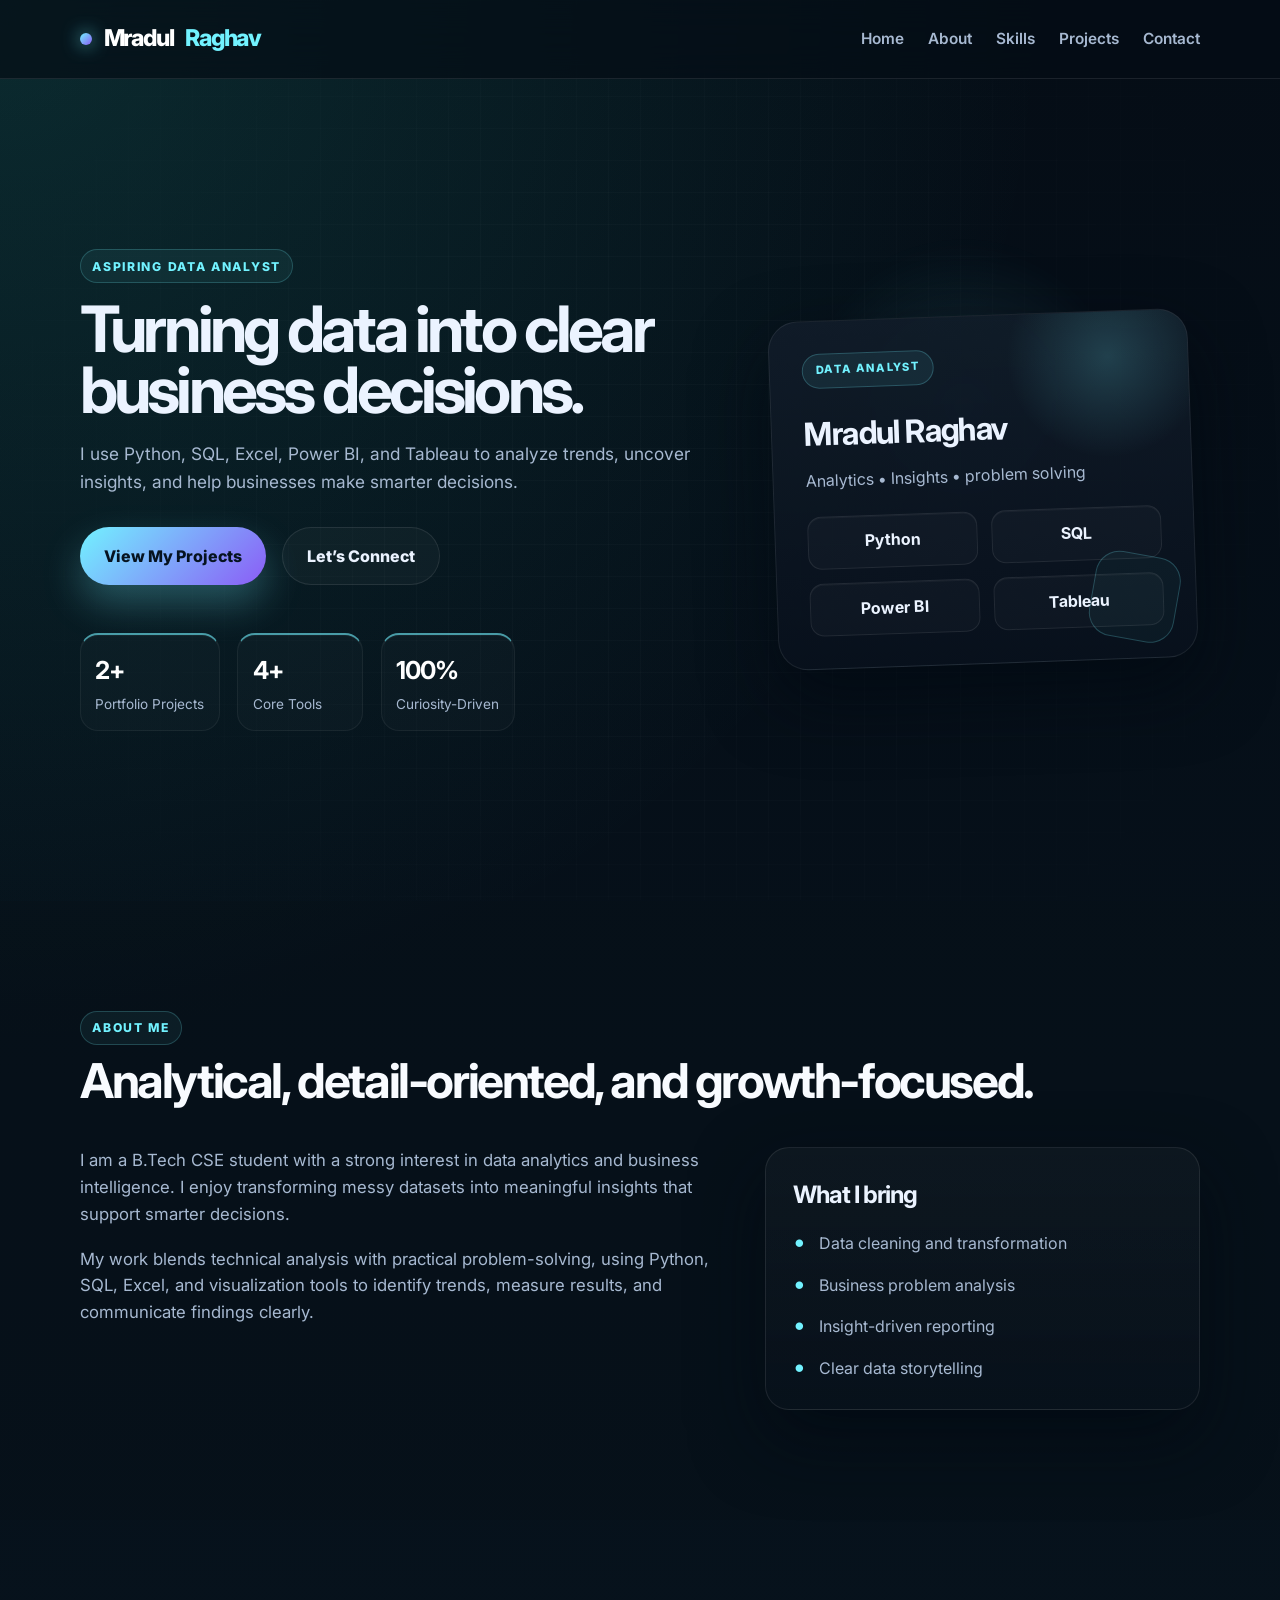
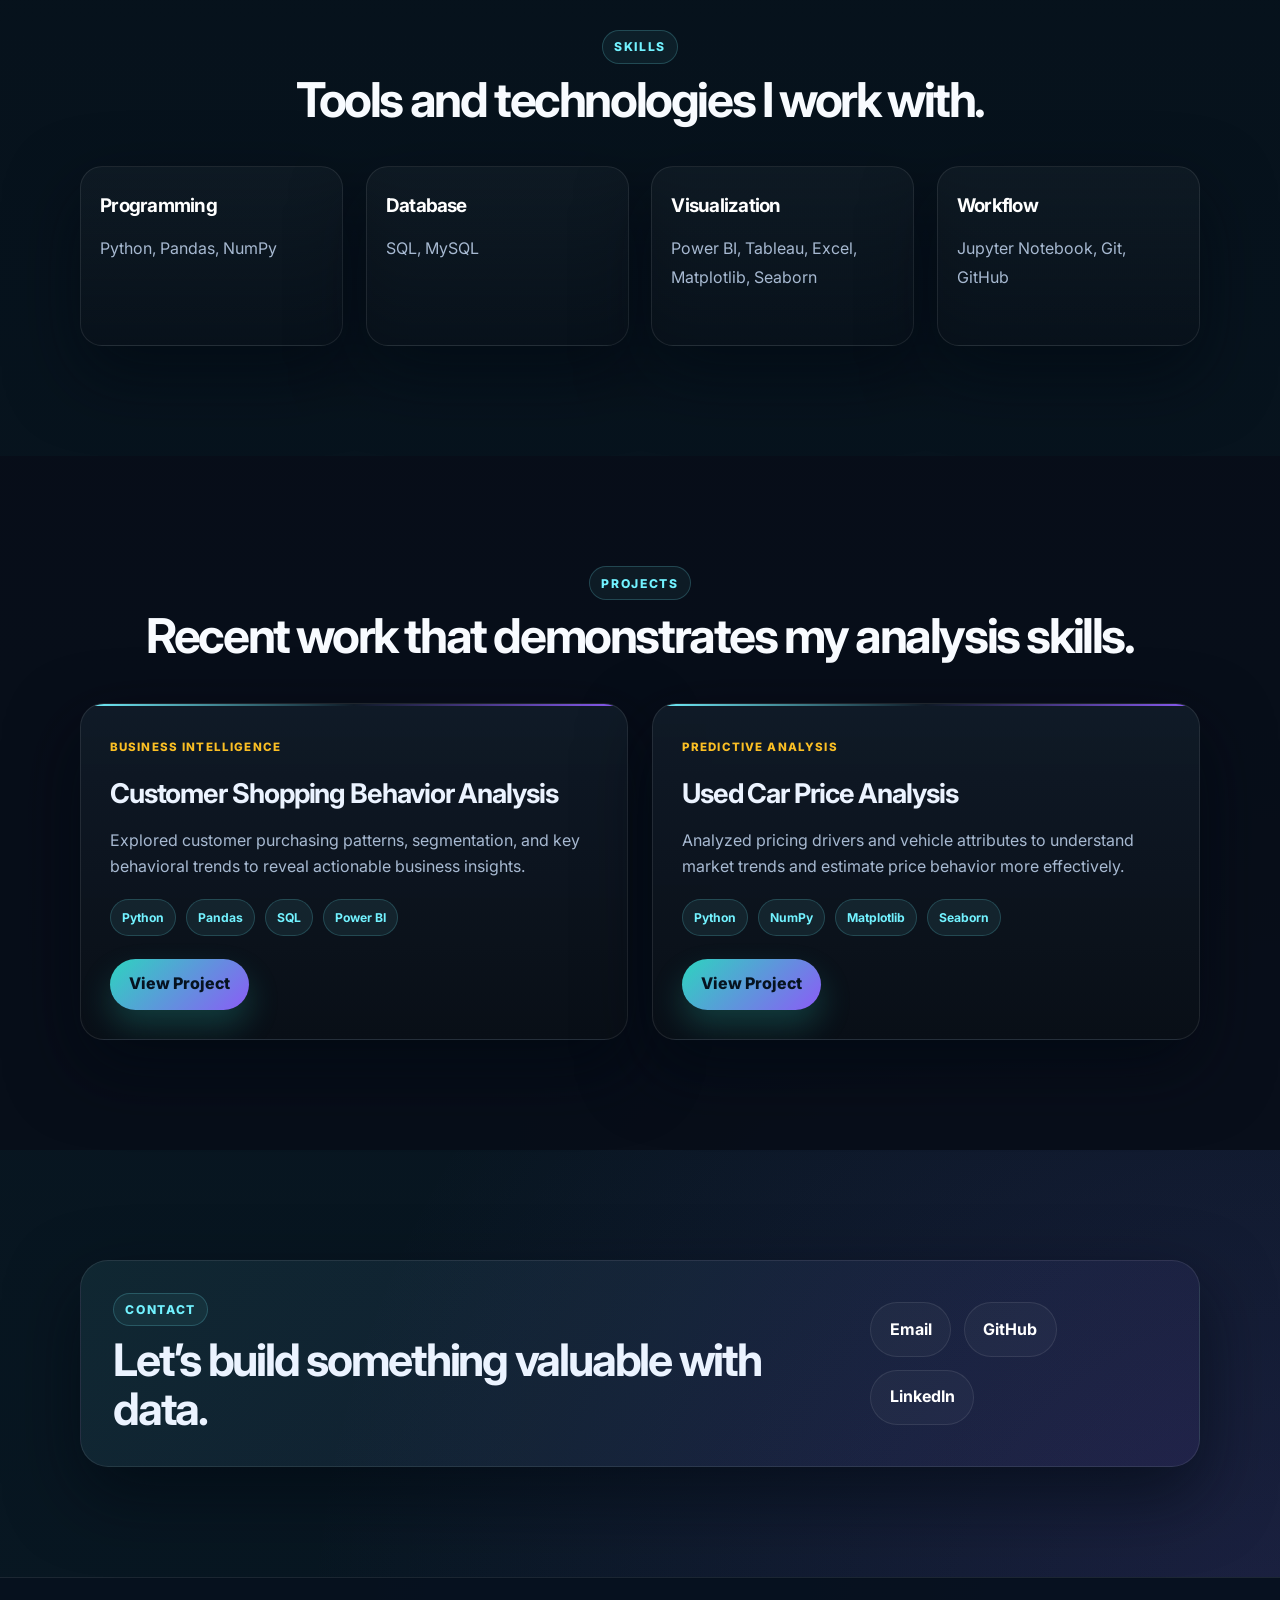
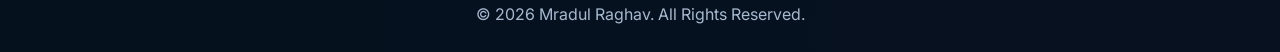
<file: index.html>
<!DOCTYPE html>
<html lang="en">
<head>
    <meta charset="UTF-8" />
    <meta name="viewport" content="width=device-width, initial-scale=1.0" />
    <meta name="description" content="Mradul Raghav - Aspiring Data Analyst portfolio website showcasing projects, skills, and contact information." />
    <title>Mradul Raghav | Data Analyst</title>
    <link rel="preconnect" href="https://fonts.googleapis.com" />
    <link rel="preconnect" href="https://fonts.gstatic.com" crossorigin />
    <link href="https://fonts.googleapis.com/css2?family=Inter:wght@400;500;600;700;800;900&display=swap" rel="stylesheet" />
    <link rel="stylesheet" href="style.css" />
</head>
<body>
    <header class="site-header">
        <nav class="nav container">
            <a href="#home" class="brand">Mradul <span>Raghav</span></a>

            <button id="menu-btn" class="menu-btn" aria-label="Toggle navigation" aria-expanded="false">
                ☰
            </button>

            <ul id="nav-links" class="nav-links">
                <li><a href="#home">Home</a></li>
                <li><a href="#about">About</a></li>
                <li><a href="#skills">Skills</a></li>
                <li><a href="#projects">Projects</a></li>
                <li><a href="#contact">Contact</a></li>
            </ul>
        </nav>
    </header>

    <main>
        <section id="home" class="hero container">
            <div class="hero-copy">
                <p class="eyebrow">Aspiring Data Analyst</p>
                <h1>Turning data into clear business decisions.</h1>
                <p class="lead">
                    I use Python, SQL, Excel, Power BI, and Tableau to analyze trends,
                    uncover insights, and help businesses make smarter decisions.
                </p>

                <div class="hero-actions">
                    <a class="btn btn-primary" href="#projects">View My Projects</a>
                    <a class="btn btn-secondary" href="#contact">Let’s Connect</a>
                </div>

                <ul class="stats-list">
                    <li>
                        <strong>2+</strong>
                        <span>Portfolio Projects</span>
                    </li>
                    <li>
                        <strong>4+</strong>
                        <span>Core Tools</span>
                    </li>
                    <li>
                        <strong>100%</strong>
                        <span>Curiosity-Driven</span>
                    </li>
                </ul>
            </div>

            <div class="hero-visual" aria-label="Profile highlight card">
                <div class="profile-card">
                    <div class="profile-badge">Data Analyst</div>
                    <h2>Mradul Raghav</h2>
                    <p>Analytics • Insights • problem solving</p>
                    <div class="mini-grid">
                        <div><span>Python</span></div>
                        <div><span>SQL</span></div>
                        <div><span>Power BI</span></div>
                        <div><span>Tableau</span></div>
                    </div>
                </div>
            </div>
        </section>

        <section id="about" class="section about-section">
            <div class="container">
                <div class="section-heading">
                    <p class="eyebrow">About Me</p>
                    <h2>Analytical, detail-oriented, and growth-focused.</h2>
                </div>

                <div class="about-grid">
                    <div class="about-copy">
                        <p>
                            I am a B.Tech CSE student with a strong interest in data analytics and business intelligence.
                            I enjoy transforming messy datasets into meaningful insights that support smarter decisions.
                        </p>
                        <p>
                            My work blends technical analysis with practical problem-solving, using Python, SQL, Excel, and visualization tools
                            to identify trends, measure results, and communicate findings clearly.
                        </p>
                    </div>

                    <div class="about-panel">
                        <h3>What I bring</h3>
                        <ul>
                            <li>Data cleaning and transformation</li>
                            <li>Business problem analysis</li>
                            <li>Insight-driven reporting</li>
                            <li>Clear data storytelling</li>
                        </ul>
                    </div>
                </div>
            </div>
        </section>

        <section id="skills" class="section">
            <div class="container">
                <div class="section-heading center">
                    <p class="eyebrow">Skills</p>
                    <h2>Tools and technologies I work with.</h2>
                </div>

                <div class="skills-grid">
                    <div class="skill-card">
                        <h3>Programming</h3>
                        <p>Python, Pandas, NumPy</p>
                    </div>

                    <div class="skill-card">
                        <h3>Database</h3>
                        <p>SQL, MySQL</p>
                    </div>

                    <div class="skill-card">
                        <h3>Visualization</h3>
                        <p>Power BI, Tableau, Excel, Matplotlib, Seaborn</p>
                    </div>

                    <div class="skill-card">
                        <h3>Workflow</h3>
                        <p>Jupyter Notebook, Git, GitHub</p>
                    </div>
                </div>
            </div>
        </section>

        <section id="projects" class="section projects-section">
            <div class="container">
                <div class="section-heading center">
                    <p class="eyebrow">Projects</p>
                    <h2>Recent work that demonstrates my analysis skills.</h2>
                </div>

                <div class="project-grid">
                    <article class="project-card">
                        <span class="project-tag">Business Intelligence</span>
                        <h3>Customer Shopping Behavior Analysis</h3>
                        <p>
                            Explored customer purchasing patterns, segmentation, and key behavioral trends to reveal actionable business insights.
                        </p>
                        <div class="tech-stack">
                            <span>Python</span>
                            <span>Pandas</span>
                            <span>SQL</span>
                            <span>Power BI</span>
                        </div>
                        <a href="https://github.com/mradulraghav99-spe/customer-behavior-analysis" target="_blank" rel="noopener noreferrer">View Project</a>
                    </article>

                    <article class="project-card">
                        <span class="project-tag">Predictive Analysis</span>
                        <h3>Used Car Price Analysis</h3>
                        <p>
                            Analyzed pricing drivers and vehicle attributes to understand market trends and estimate price behavior more effectively.
                        </p>
                        <div class="tech-stack">
                            <span>Python</span>
                            <span>NumPy</span>
                            <span>Matplotlib</span>
                            <span>Seaborn</span>
                        </div>
                        <a href="https://github.com/mradulraghav99-spe/used-car-price-analysis" target="_blank" rel="noopener noreferrer">View Project</a>
                    </article>
                </div>
            </div>
        </section>

        <section id="contact" class="section contact-section">
            <div class="container contact-card">
                <div>
                    <p class="eyebrow">Contact</p>
                    <h2>Let’s build something valuable with data.</h2>
                </div>

                <div class="contact-links">
                    <a href="mailto:mradulraghav99@gmail.com">Email</a>
                    <a href="https://github.com/mradulraghav99-spe" target="_blank" rel="noopener noreferrer">GitHub</a>
                    <a href="https://www.linkedin.com/in/mradul-raghav-313147338/" target="_blank" rel="noopener noreferrer">LinkedIn</a>
                </div>
            </div>
        </section>
    </main>

    <footer class="site-footer">
        <p>© <span id="year"></span> Mradul Raghav. All Rights Reserved.</p>
    </footer>

    <script src="script.js"></script>
</body>
</html>
</file>
<file: style.css>
:root {
    --bg: #050d16;
    --bg-soft: #0b1826;
    --panel: rgba(13, 24, 37, 0.8);
    --card: rgba(16, 25, 39, 0.92);
    --text: #ebf3ff;
    --text-soft: #a7b9d1;
    --primary: #72f2ff;
    --primary-strong: #2dd4bf;
    --secondary: #8b5cf6;
    --highlight: #fbbf24;
    --border: rgba(255, 255, 255, 0.09);
    --shadow: 0 28px 70px rgba(2, 8, 17, 0.6);
}

* {
    margin: 0;
    padding: 0;
    box-sizing: border-box;
}

html {
    scroll-behavior: smooth;
}

body {
    font-family: "Inter", sans-serif;
    background:
        radial-gradient(circle at top left, rgba(45, 212, 191, 0.15), transparent 30%),
        radial-gradient(circle at bottom right, rgba(139, 92, 246, 0.15), transparent 28%),
        linear-gradient(180deg, var(--bg) 0%, #081722 100%);
    color: var(--text);
    line-height: 1.6;
    position: relative;
    overflow-x: hidden;
}

body::before {
    content: "";
    position: fixed;
    inset: 0;
    background-image: linear-gradient(rgba(255,255,255,0.02) 1px, transparent 1px),
        linear-gradient(90deg, rgba(255,255,255,0.02) 1px, transparent 1px);
    background-size: 32px 32px;
    mask-image: radial-gradient(circle at center, black 30%, transparent 100%);
    pointer-events: none;
    z-index: -1;
}

::selection {
    background: rgba(114, 242, 255, 0.25);
    color: #fff;
}

a {
    text-decoration: none;
}

img {
    max-width: 100%;
    display: block;
}

.container {
    width: min(1120px, calc(100% - 2rem));
    margin: 0 auto;
}

.section {
    padding: 110px 0;
    position: relative;
}

.section-heading {
    margin-bottom: 40px;
}

.section-heading.center {
    text-align: center;
}

.section-heading h2 {
    font-size: clamp(2rem, 4vw, 3rem);
    line-height: 1.1;
    margin-top: 10px;
    color: #f8fbff;
    letter-spacing: -0.05em;
}

.eyebrow {
    font-size: 0.76rem;
    letter-spacing: 0.14em;
    text-transform: uppercase;
    color: var(--primary);
    font-weight: 800;
    display: inline-block;
    padding: 0.38rem 0.7rem;
    border: 1px solid rgba(114, 242, 255, 0.2);
    border-radius: 999px;
    background: rgba(114, 242, 255, 0.06);
}

.site-header {
    position: sticky;
    top: 0;
    z-index: 100;
    backdrop-filter: blur(18px);
    background: rgba(5, 13, 22, 0.7);
    border-bottom: 1px solid var(--border);
}

.nav {
    display: flex;
    align-items: center;
    justify-content: space-between;
    min-height: 78px;
}

.brand {
    position: relative;
    color: #fff;
    font-size: 1.45rem;
    font-weight: 800;
    letter-spacing: -0.05em;
    display: inline-flex;
    align-items: center;
    gap: 0.72rem;
}

.brand::before {
    content: "";
    width: 12px;
    height: 12px;
    border-radius: 50%;
    background: linear-gradient(135deg, var(--primary), var(--secondary));
    box-shadow: 0 0 18px rgba(114, 242, 255, 0.8);
}

.brand span {
    color: var(--primary);
}

.nav-links {
    list-style: none;
    display: flex;
    align-items: center;
    gap: 1.5rem;
}

.nav-links a {
    color: var(--text-soft);
    font-weight: 600;
    font-size: 0.96rem;
    transition: color 0.2s ease, transform 0.2s ease;
    position: relative;
}

.nav-links a::after {
    content: "";
    position: absolute;
    left: 0;
    bottom: -0.4rem;
    width: 100%;
    height: 2px;
    background: linear-gradient(90deg, var(--primary), var(--secondary));
    transform: scaleX(0);
    transform-origin: left;
    transition: transform 0.2s ease;
}

.nav-links a:hover,
.nav-links a:focus {
    color: #fff;
    transform: translateY(-1px);
}

.nav-links a:hover::after,
.nav-links a:focus::after {
    transform: scaleX(1);
}

.menu-btn {
    display: none;
    background: rgba(255, 255, 255, 0.02);
    border: 1px solid var(--border);
    color: #fff;
    font-size: 1.5rem;
    padding: 0.45rem 0.8rem;
    border-radius: 12px;
    cursor: pointer;
}

.hero {
    position: relative;
    display: grid;
    grid-template-columns: 1.2fr 0.8fr;
    align-items: center;
    min-height: calc(100vh - 78px);
    gap: 2.2rem;
    padding-top: 4rem;
    padding-bottom: 4rem;
}

.hero::before {
    content: "";
    position: absolute;
    inset: 18% 5% auto auto;
    width: 360px;
    height: 360px;
    background: radial-gradient(circle, rgba(114, 242, 255, 0.13), transparent 65%);
    filter: blur(10px);
    z-index: 0;
}

.hero-copy {
    position: relative;
    z-index: 1;
}

.hero-copy h1 {
    font-size: clamp(2.9rem, 5vw, 5.2rem);
    line-height: 0.95;
    letter-spacing: -0.06em;
    max-width: 620px;
    margin: 1rem 0 1.2rem;
    text-wrap: balance;
}

.lead {
    font-size: 1.08rem;
    max-width: 630px;
    color: var(--text-soft);
    margin-bottom: 2rem;
}

.hero-actions {
    display: flex;
    flex-wrap: wrap;
    gap: 1rem;
    margin-bottom: 2rem;
}

.btn {
    display: inline-flex;
    align-items: center;
    justify-content: center;
    padding: 0.96rem 1.5rem;
    border-radius: 999px;
    font-weight: 800;
    transition: transform 0.25s ease, box-shadow 0.25s ease, border-color 0.25s ease;
}

.btn:hover {
    transform: translateY(-3px);
}

.btn-primary {
    background: linear-gradient(135deg, var(--primary), var(--secondary));
    color: #061320;
    box-shadow: 0 18px 38px rgba(114, 242, 255, 0.28);
}

.btn-secondary {
    background: rgba(255, 255, 255, 0.03);
    border: 1px solid var(--border);
    color: var(--text);
}

.stats-list {
    list-style: none;
    display: flex;
    flex-wrap: wrap;
    gap: 1.1rem;
    padding-top: 1rem;
}

.stats-list li {
    min-width: 126px;
    background: rgba(255, 255, 255, 0.02);
    border: 1px solid rgba(255, 255, 255, 0.06);
    border-top: 2px solid rgba(114, 242, 255, 0.6);
    border-radius: 18px;
    padding: 1rem 0.9rem 0.8rem;
    box-shadow: inset 0 1px 0 rgba(255,255,255,0.04);
}

.stats-list strong {
    display: block;
    font-size: 1.55rem;
    color: #fff;
    letter-spacing: -0.04em;
}

.stats-list span {
    color: var(--text-soft);
    font-size: 0.85rem;
}

.hero-visual {
    display: flex;
    justify-content: center;
    position: relative;
    z-index: 1;
}

.profile-card {
    width: min(100%, 420px);
    background: linear-gradient(180deg, rgba(17, 28, 41, 0.92), rgba(8, 17, 28, 0.96));
    border: 1px solid rgba(255, 255, 255, 0.08);
    border-radius: 30px;
    padding: 2rem;
    box-shadow: var(--shadow);
    position: relative;
    overflow: hidden;
    transform: rotate(-2deg);
}

.profile-card::before {
    content: "";
    position: absolute;
    width: 230px;
    height: 230px;
    border-radius: 50%;
    background: radial-gradient(circle, rgba(114, 242, 255, 0.18), transparent 62%);
    top: -70px;
    right: -35px;
}

.profile-card::after {
    content: "";
    position: absolute;
    inset: auto 18px 18px auto;
    width: 84px;
    height: 84px;
    border: 1px solid rgba(114, 242, 255, 0.22);
    border-radius: 24px;
    background: rgba(114, 242, 255, 0.04);
    transform: rotate(12deg);
}

.profile-badge {
    display: inline-flex;
    align-items: center;
    padding: 0.46rem 0.82rem;
    border-radius: 999px;
    background: rgba(114, 242, 255, 0.08);
    border: 1px solid rgba(114, 242, 255, 0.22);
    color: var(--primary);
    font-weight: 800;
    font-size: 0.7rem;
    letter-spacing: 0.12em;
    text-transform: uppercase;
    margin-bottom: 1.3rem;
}

.profile-card h2 {
    font-size: 2rem;
    margin-bottom: 0.5rem;
    letter-spacing: -0.05em;
}

.profile-card p {
    color: var(--text-soft);
    margin-bottom: 1.4rem;
}

.mini-grid {
    display: grid;
    grid-template-columns: repeat(2, minmax(100px, 1fr));
    gap: 0.9rem;
    position: relative;
    z-index: 1;
}

.mini-grid div {
    background: rgba(255, 255, 255, 0.025);
    border: 1px solid rgba(255, 255, 255, 0.08);
    border-radius: 14px;
    padding: 0.8rem 0.7rem;
    text-align: center;
    font-weight: 700;
    color: var(--text);
    box-shadow: inset 0 1px 0 rgba(255,255,255,0.04);
}

.about-section {
    background: rgba(9, 17, 26, 0.42);
    position: relative;
}

.about-grid {
    display: grid;
    grid-template-columns: 1.2fr 0.8fr;
    gap: 2rem;
    align-items: start;
}

.about-copy {
    display: grid;
    gap: 1.1rem;
    font-size: 1.05rem;
    color: var(--text-soft);
}

.about-panel {
    background: linear-gradient(180deg, rgba(255,255,255,0.03), rgba(10,18,29,0.4));
    border: 1px solid var(--border);
    border-radius: 24px;
    padding: 1.7rem;
    box-shadow: var(--shadow);
}

.about-panel h3 {
    font-size: 1.5rem;
    margin-bottom: 1rem;
    letter-spacing: -0.04em;
}

.about-panel ul {
    list-style: none;
    display: grid;
    gap: 0.9rem;
    color: var(--text-soft);
}

.about-panel li {
    position: relative;
    padding-left: 1.6rem;
    line-height: 1.7;
}

.about-panel li::before {
    content: "•";
    position: absolute;
    left: 0;
    top: 0;
    color: var(--primary);
    font-size: 1.5rem;
    line-height: 1;
}

.skills-grid {
    display: grid;
    grid-template-columns: repeat(4, minmax(0, 1fr));
    gap: 1.4rem;
}

.skill-card {
    background: linear-gradient(180deg, rgba(255,255,255,0.03), rgba(9,17,26,0.65));
    border: 1px solid var(--border);
    border-radius: 22px;
    padding: 1.5rem 1.2rem;
    min-height: 180px;
    box-shadow: var(--shadow);
    transition: transform 0.2s ease, border-color 0.2s ease;
}

.skill-card:hover {
    transform: translateY(-4px);
    border-color: rgba(114, 242, 255, 0.25);
}

.skill-card h3 {
    color: #fff;
    font-size: 1.18rem;
    margin-bottom: 0.8rem;
    letter-spacing: -0.04em;
}

.skill-card p {
    color: var(--text-soft);
    line-height: 1.8;
}

.projects-section {
    background: rgba(8, 14, 25, 0.9);
}

.project-grid {
    display: grid;
    grid-template-columns: repeat(2, minmax(0, 1fr));
    gap: 1.5rem;
}

.project-card {
    background: linear-gradient(180deg, rgba(17, 28, 41, 0.9), rgba(9, 15, 23, 1));
    border: 1px solid var(--border);
    border-radius: 24px;
    padding: 1.8rem;
    box-shadow: var(--shadow);
    position: relative;
    overflow: hidden;
    transition: transform 0.2s ease, border-color 0.2s ease;
}

.project-card::before {
    content: "";
    position: absolute;
    inset: 0 auto auto 0;
    width: 100%;
    height: 2px;
    background: linear-gradient(90deg, var(--primary), transparent, var(--secondary));
}

.project-card:hover {
    transform: translateY(-4px);
    border-color: rgba(114, 242, 255, 0.2);
}

.project-tag {
    display: inline-block;
    margin-bottom: 1rem;
    font-size: 0.72rem;
    letter-spacing: 0.1em;
    text-transform: uppercase;
    font-weight: 800;
    color: var(--highlight);
}

.project-card h3 {
    font-size: 1.7rem;
    margin-bottom: 0.8rem;
    letter-spacing: -0.04em;
}

.project-card p {
    color: var(--text-soft);
    margin-bottom: 1.2rem;
}

.tech-stack {
    display: flex;
    flex-wrap: wrap;
    gap: 0.6rem;
    margin-bottom: 1.4rem;
}

.tech-stack span {
    background: rgba(114, 242, 255, 0.08);
    color: var(--primary);
    border: 1px solid rgba(114, 242, 255, 0.18);
    padding: 0.5rem 0.7rem;
    border-radius: 999px;
    font-size: 0.76rem;
    font-weight: 700;
}

.project-card a {
    display: inline-flex;
    align-items: center;
    justify-content: center;
    background: linear-gradient(135deg, var(--primary-strong), var(--secondary));
    color: #061320;
    padding: 0.8rem 1.2rem;
    border-radius: 999px;
    font-weight: 800;
    box-shadow: 0 16px 32px rgba(45, 212, 191, 0.22);
}

.contact-card {
    display: flex;
    align-items: center;
    justify-content: space-between;
    gap: 1.5rem;
    background: linear-gradient(135deg, rgba(114, 242, 255, 0.08), rgba(139, 92, 246, 0.08));
    border: 1px solid var(--border);
    border-radius: 28px;
    padding: 2rem;
    box-shadow: var(--shadow);
}

.contact-card h2 {
    font-size: clamp(2rem, 4vw, 2.8rem);
    line-height: 1.1;
    margin-top: 0.6rem;
    letter-spacing: -0.05em;
}

.contact-links {
    display: flex;
    flex-wrap: wrap;
    gap: 0.8rem;
}

.contact-links a {
    background: rgba(255, 255, 255, 0.03);
    border: 1px solid var(--border);
    color: #fff;
    font-weight: 700;
    padding: 0.85rem 1.15rem;
    border-radius: 999px;
    transition: transform 0.2s ease, border-color 0.2s ease;
}

.contact-links a:hover {
    transform: translateY(-2px);
    border-color: rgba(114, 242, 255, 0.3);
}

.site-footer {
    border-top: 1px solid var(--border);
    background: rgba(7, 17, 31, 0.95);
    color: var(--text-soft);
    text-align: center;
    padding: 1.5rem 1rem;
}

@media (max-width: 900px) {
    .hero,
    .about-grid,
    .skills-grid,
    .project-grid {
        grid-template-columns: 1fr;
    }

    .hero {
        padding-top: 3rem;
    }

    .contact-card {
        display: grid;
    }
}

@media (max-width: 760px) {
    .menu-btn {
        display: block;
    }

    .nav {
        position: relative;
    }

    .nav-links {
        display: none;
        position: absolute;
        right: 0;
        top: calc(100% + 0.8rem);
        flex-direction: column;
        align-items: flex-start;
        width: min(240px, 70vw);
        padding: 1rem;
        background: rgba(10, 18, 29, 0.98);
        border: 1px solid var(--border);
        border-radius: 18px;
        box-shadow: var(--shadow);
    }

    .nav-links.active {
        display: flex;
    }

    .section {
        padding: 90px 0;
    }

    .hero {
        min-height: auto;
    }

    .hero-copy h1 {
        max-width: 400px;
    }

    .stats-list {
        flex-direction: column;
        align-items: stretch;
    }
}

@media (max-width: 540px) {
    .nav {
        min-height: 70px;
    }

    .container {
        width: min(100% - 1.1rem, 1120px);
    }

    .hero-actions,
    .contact-links {
        flex-direction: column;
        align-items: stretch;
    }

    .btn,
    .contact-links a,
    .project-card a {
        width: 100%;
    }

    .profile-card {
        transform: none;
    }
}
</file>
